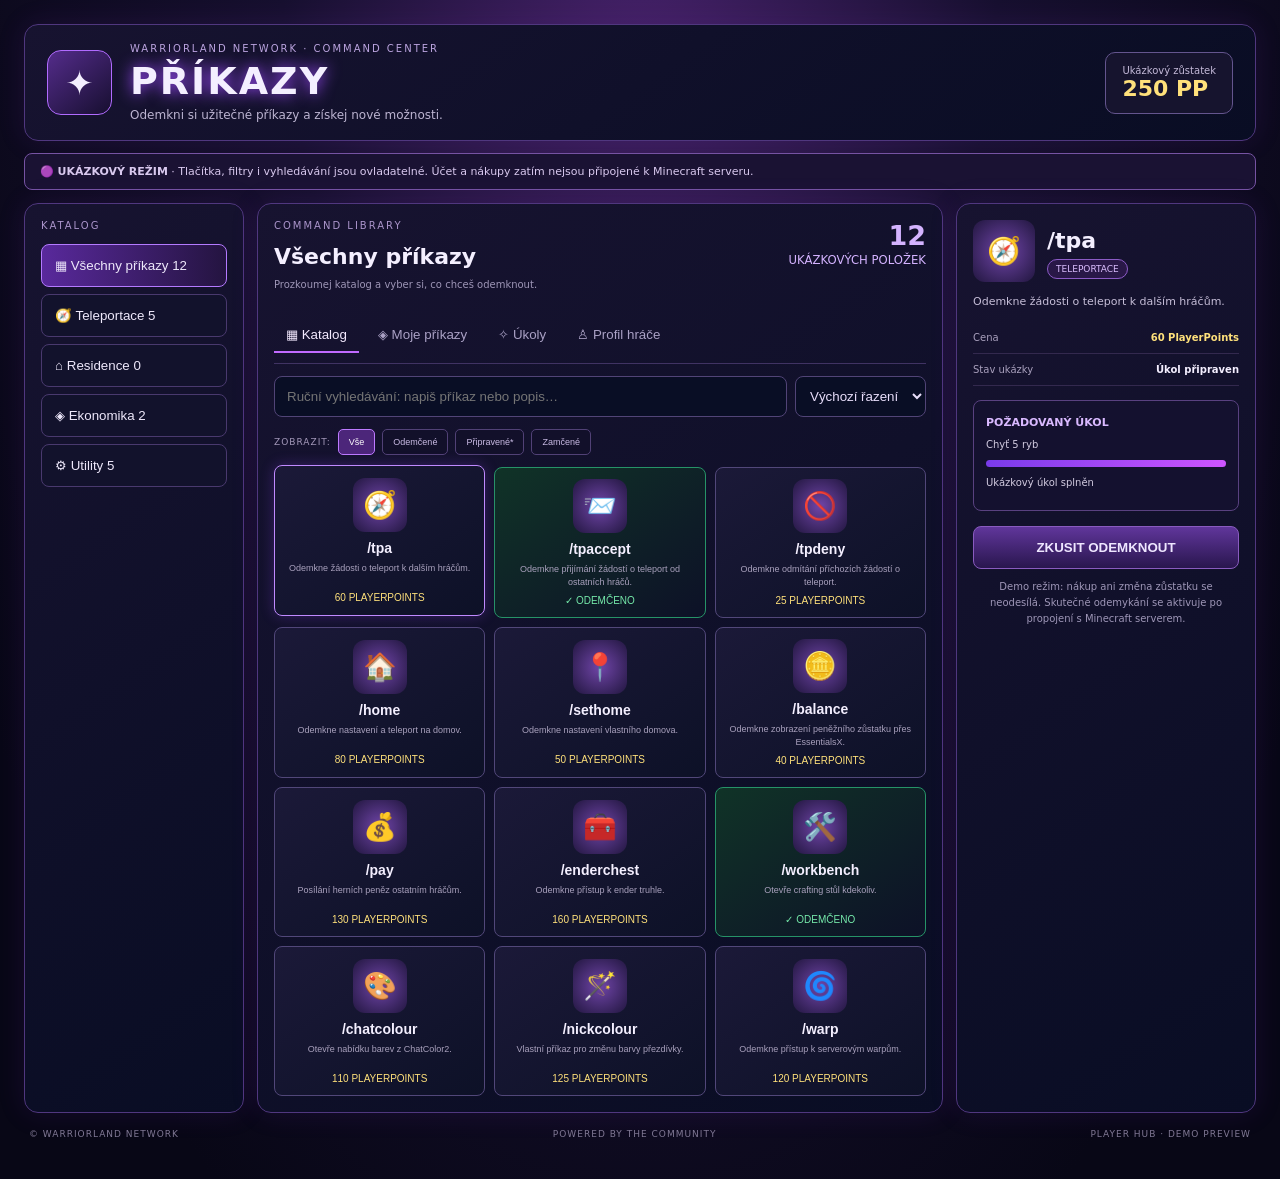
<file: docs/index.html>
<!doctype html>
<html lang="cs"><head><meta charset="utf-8"><meta name="viewport" content="width=device-width,initial-scale=1"><meta name="theme-color" content="#090817"><meta name="description" content="WarriorLand Player Hub – interaktivní ukázka katalogu příkazů."><title>WarriorLand · Player Hub</title>
<style>
*{box-sizing:border-box}body{margin:0;background:radial-gradient(ellipse at 50% -10%,#49236d,#17102f 40%,#080716 85%);color:#f4efff;font:14px Inter,system-ui,sans-serif}.wrap{max-width:1500px;margin:auto;padding:24px}.panel{background:linear-gradient(145deg,#171330,#090d24);border:1px solid #50377f;border-radius:14px;box-shadow:0 0 28px #792dc522}.top{display:flex;align-items:center;gap:18px;padding:18px 22px}.logo{width:65px;height:65px;border:1px solid #b16bff;border-radius:14px;background:linear-gradient(140deg,#542c8b,#170f30);display:grid;place-items:center;font-size:34px}.eyebrow{font-size:10px;letter-spacing:2px;color:#bba4df}.top h1{margin:5px 0;font-size:38px;letter-spacing:2px;text-shadow:0 0 16px #a04cff}.top p{margin:0;color:#bcb4d1;font-size:12px}.spacer{flex:1}.wallet{padding:12px 16px;border:1px solid #64558e;border-radius:10px;background:#16142e;color:#ffe17b}.wallet small{display:block;color:#c4bad9;font-size:10px}.wallet b{font-size:22px}.notice{margin:12px 0;padding:11px 15px;background:#1a1233;border:1px solid #7653a3;border-radius:8px;font-size:11px;color:#d9c9ef}.layout{display:grid;grid-template-columns:220px minmax(0,1fr) 300px;gap:13px;margin-top:13px;align-items:stretch}.side,.main,.detail{padding:16px}.kicker{font-size:10px;letter-spacing:2px;color:#ab95cb;margin-bottom:13px}.cat{display:block;width:100%;text-align:left;padding:13px;margin:7px 0;border-radius:8px;border:1px solid #49396e;background:#12122c;color:#eee8fb;cursor:pointer}.cat:hover,.cat.active{background:linear-gradient(90deg,#59299c,#241440);border-color:#b47aff}.heading{display:flex;justify-content:space-between;align-items:start}.heading h2{margin:0;font-size:22px}.muted{color:#9e96b7;font-size:10px}.count{text-align:right;color:#d4b3ff}.count b{display:block;font-size:27px}.tabs{display:flex;gap:7px;margin:18px 0 12px;border-bottom:1px solid #403363;padding-bottom:10px;overflow:auto}.tab{background:transparent;border:0;border-bottom:2px solid transparent;color:#aaa1c5;padding:9px 12px;white-space:nowrap;cursor:pointer}.tab:hover,.tab.active{color:#f4eaff;border-color:#c16aff}.tools{display:flex;gap:8px}.search{flex:1;min-width:0;padding:12px;background:#090e25;border:1px solid #514477;border-radius:8px;color:white;margin-bottom:12px;outline:none}.search:focus,.sort:focus{border-color:#c17aff;box-shadow:0 0 0 2px #a34bff33}.sort{background:#090e25;border:1px solid #514477;border-radius:8px;color:#e9defb;padding:0 10px;margin-bottom:12px}.filters{display:flex;gap:7px;margin-bottom:12px;flex-wrap:wrap;align-items:center}.filters small{color:#a59abb;font-size:9px;letter-spacing:1px}.filter{border:1px solid #514176;border-radius:5px;padding:7px 10px;font-size:9px;color:#cabbe5;background:#12102a;cursor:pointer}.filter:hover,.filter.active{background:#4c267a;border-color:#bd7aff;color:#fff}.cards{display:grid;grid-template-columns:repeat(3,minmax(0,1fr));gap:9px}.card{width:100%;min-width:0;min-height:150px;border:1px solid #514779;border-radius:8px;background:linear-gradient(145deg,#1b1938,#0d1127);padding:11px;text-align:center;color:inherit;cursor:pointer;transition:.15s}.card:hover,.card.selected{border-color:#c08aff;box-shadow:0 0 14px #9a48ff44;transform:translateY(-2px)}.ico{width:54px;height:54px;margin:0 auto 8px;border-radius:12px;background:radial-gradient(circle,#7045a8,#21163f);display:grid;place-items:center;font-size:27px}.card b{font-size:14px}.card p{font-size:9px;line-height:1.45;color:#a9a1bd;min-height:24px;margin:6px 0}.price{font-size:10px;color:#ffe17b}.owned{border-color:#269367;background:linear-gradient(145deg,#103327,#0d1127)}.owned .price{color:#75e9aa}.empty{grid-column:1/-1;padding:26px;border:1px dashed #58477f;border-radius:9px;text-align:center;color:#aaa1c5;font-size:12px}.detail-head{display:flex;gap:12px;align-items:center}.detail-head .ico{margin:0;width:62px;height:62px;flex:none}.detail h3{margin:0 0 6px;font-size:22px}.pill{font-size:9px;color:#dcbfff;background:#291847;border:1px solid #8b5bc5;border-radius:20px;padding:4px 8px}.desc{font-size:11px;line-height:1.6;color:#c6bed8}.line{display:flex;justify-content:space-between;gap:12px;border-bottom:1px solid #33294e;padding:10px 0;font-size:10px}.line span{color:#a9a0bd}.line b{text-align:right}.task{margin-top:14px;padding:12px;background:#14112f;border:1px solid #594180;border-radius:8px}.task b{font-size:11px;color:#d9b9ff}.task p{font-size:10px;color:#d2cbe0}.bar{height:7px;background:#30264d;border-radius:9px;overflow:hidden}.bar i{display:block;width:65%;height:100%;background:linear-gradient(90deg,#793bea,#ce55ff)}.button{margin-top:15px;width:100%;padding:13px;border:1px solid #895bbf;border-radius:8px;background:linear-gradient(#60369b,#29164e);color:#eee6ff;font-weight:700;cursor:pointer}.button:hover{filter:brightness(1.18)}.button:focus-visible,.tab:focus-visible,.cat:focus-visible,.filter:focus-visible,.card:focus-visible{outline:2px solid #e0b5ff;outline-offset:2px}.hint{text-align:center;line-height:1.6}.foot{display:flex;justify-content:space-between;padding:16px 5px;color:#817995;font-size:9px;letter-spacing:1px}#toast{position:fixed;left:50%;bottom:22px;transform:translate(-50%,20px);opacity:0;pointer-events:none;max-width:calc(100% - 24px);padding:12px 16px;border:1px solid #9367bd;border-radius:9px;background:#19112c;color:#f3eaff;box-shadow:0 8px 30px #0009;transition:.2s;z-index:10;text-align:center}#toast.show{opacity:1;transform:translate(-50%,0)}.section-note{grid-column:1/-1;border:1px solid #514176;background:#14112d;padding:16px;border-radius:9px;color:#c9c0dc;font-size:11px;line-height:1.7}.section-note h3{margin:0 0 9px;color:#e2c4ff;font-size:14px}
@media(max-width:1050px){.layout{grid-template-columns:180px minmax(0,1fr)}.detail{grid-column:1/-1}}@media(max-width:700px){.wrap{padding:10px}.top{padding:12px;gap:10px}.logo{width:47px;height:47px}.top h1{font-size:25px}.top p{font-size:9px}.wallet{padding:8px}.layout{display:flex;flex-direction:column}.side{display:flex;flex-wrap:wrap;gap:5px;padding:10px}.side .kicker{width:100%;margin:0 0 3px}.cat{width:auto;margin:0;padding:8px;font-size:10px}.cat span{display:none}.cards{grid-template-columns:repeat(2,minmax(0,1fr))}.tabs{overflow:auto;white-space:nowrap}.tools{flex-direction:column;gap:0}.sort{padding:10px}.foot{font-size:7px;gap:8px}.detail{min-height:300px}}
</style></head><body><div class="wrap">
<header class="top panel"><div class="logo">✦</div><div><div class="eyebrow">WARRIORLAND NETWORK · COMMAND CENTER</div><h1>PŘÍKAZY</h1><p>Odemkni si užitečné příkazy a získej nové možnosti.</p></div><div class="spacer"></div><div class="wallet"><small>Ukázkový zůstatek</small><b>250 PP</b></div></header>
<div class="notice">🟣 <b>UKÁZKOVÝ REŽIM</b> · Tlačítka, filtry i vyhledávání jsou ovladatelné. Účet a nákupy zatím nejsou připojené k Minecraft serveru.</div>
<section class="layout"><aside class="side panel"><div class="kicker">KATALOG</div>
<button class="cat active" data-cat="all">▦ Všechny příkazy <span>12</span></button><button class="cat" data-cat="teleport">🧭 Teleportace <span>5</span></button><button class="cat" data-cat="residence">⌂ Residence <span>0</span></button><button class="cat" data-cat="economy">◈ Ekonomika <span>2</span></button><button class="cat" data-cat="utility">⚙ Utility <span>5</span></button></aside>
<main class="main panel"><div class="heading"><div><div class="kicker">COMMAND LIBRARY</div><h2 id="viewTitle">Všechny příkazy</h2><p class="muted" id="viewSubtitle">Prozkoumej katalog a vyber si, co chceš odemknout.</p></div><div class="count"><b id="itemCount">12</b><small>UKÁZKOVÝCH POLOŽEK</small></div></div>
<nav class="tabs"><button class="tab active" data-view="catalog">▦ Katalog</button><button class="tab" data-view="mine">◈ Moje příkazy</button><button class="tab" data-view="tasks">✧ Úkoly</button><button class="tab" data-view="profile">♙ Profil hráče</button></nav>
<div id="catalogTools"><div class="tools"><input id="search" class="search" type="search" autocomplete="off" placeholder="Ruční vyhledávání: napiš příkaz nebo popis…"><select class="sort" id="sort" aria-label="Seřadit příkazy"><option value="default">Výchozí řazení</option><option value="asc">Cena: nejnižší</option><option value="desc">Cena: nejvyšší</option><option value="name">Název A–Z</option></select></div>
<div class="filters"><small>ZOBRAZIT:</small><button class="filter active" data-filter="all">Vše</button><button class="filter" data-filter="owned">Odemčené</button><button class="filter" data-filter="ready">Připravené*</button><button class="filter" data-filter="locked">Zamčené</button></div></div>
<div class="cards" id="cards" aria-live="polite"></div></main>
<aside class="detail panel" id="detail" aria-live="polite"></aside></section>
<footer class="foot"><span>© WARRIORLAND NETWORK</span><span>POWERED BY THE COMMUNITY</span><span>PLAYER HUB · DEMO PREVIEW</span></footer></div><div id="toast" role="status" aria-live="polite"></div>
<script>
const items=[
{id:"tpa",cmd:"tpa",name:"Teleport k hráčům",cat:"teleport",cost:60,desc:"Odemkne žádosti o teleport k dalším hráčům.",task:"Chyť 5 ryb",ico:"🧭",owned:false,ready:true},
{id:"tpaccept",cmd:"tpaccept",name:"Přijmout teleport",cat:"teleport",cost:35,desc:"Odemkne přijímání žádostí o teleport od ostatních hráčů.",task:"Vyrob 10 pochodní nebo chlebů",ico:"📨",owned:true,ready:false},
{id:"tpdeny",cmd:"tpdeny",name:"Odmítnout teleport",cat:"teleport",cost:25,desc:"Odemkne odmítání příchozích žádostí o teleport.",task:"Poraz 3 zombie nebo kostlivce",ico:"🚫",ready:false},
{id:"home",cmd:"home",name:"Domov",cat:"teleport",cost:80,desc:"Odemkne nastavení a teleport na domov.",task:"Vytěž 50 kamenných bloků",ico:"🏠",ready:false},
{id:"sethome",cmd:"sethome",name:"Nastavit domov",cat:"teleport",cost:50,desc:"Odemkne nastavení vlastního domova.",task:"Vytěž 25 kamenných bloků",ico:"📍",ready:false},
{id:"balance",cmd:"balance",name:"Zůstatek",cat:"economy",cost:40,desc:"Odemkne zobrazení peněžního zůstatku přes EssentialsX.",task:"Vytěž 30 bloků",ico:"🪙",ready:false},
{id:"pay",cmd:"pay",name:"Posílání peněz",cat:"economy",cost:130,desc:"Posílání herních peněz ostatním hráčům.",task:"Vyrob 16 chlebů nebo pochodní",ico:"💰",ready:false},
{id:"enderchest",cmd:"enderchest",name:"Ender truhla",cat:"utility",cost:160,desc:"Odemkne přístup k ender truhle.",task:"Poraz 15 creeperů, zombie nebo kostlivců",ico:"🧰",ready:false},
{id:"workbench",cmd:"workbench",name:"Přenosný pracovní stůl",cat:"utility",cost:85,desc:"Otevře crafting stůl kdekoliv.",task:"Vyrob 16 pochodní nebo chlebů",ico:"🛠️",owned:true,ready:false},
{id:"chatcolour",cmd:"chatcolour",name:"Barevný chat",cat:"utility",cost:110,desc:"Otevře nabídku barev z ChatColor2.",task:"Vyrob 12 pochodní",ico:"🎨",ready:false},
{id:"nickcolour",cmd:"nickcolour",name:"Barevná přezdívka",cat:"utility",cost:125,desc:"Vlastní příkaz pro změnu barvy přezdívky.",task:"Poraz 5 zombie nebo kostlivců",ico:"🪄",ready:false},
{id:"warp",cmd:"warp",name:"Warpy",cat:"utility",cost:120,desc:"Odemkne přístup k serverovým warpům.",task:"Navštiv 3 různá místa",ico:"🌀",ready:false}
];
const labels={teleport:"TELEPORTACE",residence:"RESIDENCE",economy:"EKONOMIKA",utility:"UTILITY"};
let category="all",filter="all",view="catalog",selected="tpa",toastTimer;
const $=s=>document.querySelector(s);
function notify(msg){const t=$("#toast");t.textContent=msg;t.classList.add("show");clearTimeout(toastTimer);toastTimer=setTimeout(()=>t.classList.remove("show"),3600)}
function shownItems(){let q=$("#search").value.trim().toLocaleLowerCase("cs");let a=items.filter(x=>(category==="all"||x.cat===category)&&(!q||[x.cmd,x.name,x.desc,x.task].join(" ").toLocaleLowerCase("cs").includes(q))&&(filter==="all"||(filter==="owned"&&x.owned)||(filter==="ready"&&!x.owned&&x.ready)||(filter==="locked"&&!x.owned&&!x.ready)));const sort=$("#sort").value;if(sort==="asc")a.sort((x,y)=>x.cost-y.cost);if(sort==="desc")a.sort((x,y)=>y.cost-x.cost);if(sort==="name")a.sort((x,y)=>x.name.localeCompare(y.name,"cs"));return a}
function renderDetail(){const x=items.find(i=>i.id===selected);if(!x){$("#detail").innerHTML='<p class="muted">Vyber příkaz z katalogu.</p>';return}$("#detail").innerHTML='<div class="detail-head"><div class="ico">'+x.ico+'</div><div><h3>/'+x.cmd+'</h3><span class="pill">'+labels[x.cat]+'</span></div></div><p class="desc">'+x.desc+'</p><div class="line"><span>Cena</span><b style="color:#ffe17b">'+x.cost+' PlayerPoints</b></div><div class="line"><span>Stav ukázky</span><b>'+(x.owned?'Odemčeno':x.ready?'Úkol připraven':'Zamčeno')+'</b></div><div class="task"><b>POŽADOVANÝ ÚKOL</b><p>'+x.task+'</p><div class="bar"><i style="width:'+(x.ready?'100%':'35%')+'"></i></div><p>'+(x.ready?'Ukázkový úkol splněn':'Ukázkový průběh úkolu')+'</p></div><button class="button" id="unlockBtn">'+(x.owned?'✓ JIŽ ODEMČENO':'ZKUSIT ODEMKNOUT')+'</button><p class="muted hint">Demo režim: nákup ani změna zůstatku se neodesílá. Skutečné odemykání se aktivuje po propojení s Minecraft serverem.</p>';$("#unlockBtn").onclick=()=>notify(x.owned?'Tento příkaz je v ukázkovém profilu už odemčený.':'Ukázka: odemykání zatím není připojeno k serveru.');}
function render(){const a=shownItems();if(!a.some(x=>x.id===selected))selected=a[0]?.id||null;$("#itemCount").textContent=a.length;$("#cards").innerHTML=a.map(x=>'<button type="button" class="card '+(x.owned?'owned ':'')+(x.id===selected?'selected':'')+'" data-id="'+x.id+'" aria-pressed="'+(x.id===selected)+'"><div class="ico">'+x.ico+'</div><b>/'+x.cmd+'</b><p>'+x.desc+'</p><div class="price">'+(x.owned?'✓ ODEMČENO':x.cost+' PLAYERPOINTS')+'</div></button>').join("")||'<div class="empty">Nic jsme nenašli. Zkus jiné slovo nebo uprav filtry.</div>';document.querySelectorAll(".card[data-id]").forEach(c=>c.addEventListener("click",()=>{selected=c.dataset.id;render()}));renderDetail()}
function selectView(next){view=next;document.querySelectorAll("[data-view]").forEach(b=>b.classList.toggle("active",b.dataset.view===next));$("#catalogTools").hidden=next!=="catalog"&&next!=="mine";$("#viewTitle").textContent=({catalog:"Všechny příkazy",mine:"Moje příkazy",tasks:"Úkoly",profile:"Profil hráče"})[next];$("#viewSubtitle").textContent=({catalog:"Prozkoumej katalog a vyber si, co chceš odemknout.",mine:"Příkazy, které jsou v ukázkovém profilu odemčené.",tasks:"Přehled ukázkových úkolů pro jednotlivé příkazy.",profile:"Ukázkový přehled hráčského účtu."})[next];if(next==="tasks"){$("#itemCount").textContent=items.length;$("#cards").innerHTML=items.map(x=>'<div class="section-note"><h3>/'+x.cmd+'</h3>Úkol: '+x.task+'<br><span class="muted">'+(x.ready?'Ukázkově splněno':'Ukázkově rozpracováno')+'</span></div>').join("");$("#detail").innerHTML='<h3>Úkoly</h3><p class="desc">Tato část ukazuje návrh úkolů. Skutečný postup bude načítán ze serveru až po připojení API.</p>';return}if(next==="profile"){$("#itemCount").textContent="DEMO";$("#cards").innerHTML='<div class="section-note"><h3>♙ Ukázkový profil hráče</h3><div class="line"><span>Hráč</span><b>WarriorLand hráč</b></div><div class="line"><span>PlayerPoints</span><b>250 PP (demo)</b></div><div class="line"><span>Odemčené příkazy</span><b>'+items.filter(x=>x.owned).length+'</b></div><div class="line"><span>Odehraný čas</span><b>137 h 14 min (demo)</b></div><div class="line"><span>Vytěžené bloky</span><b>13 892 (demo)</b></div></div>';$("#detail").innerHTML='<h3>Propojení účtu</h3><p class="desc">Ve hře bude možné získat jednorázový párovací kód příkazem <b>/web register</b>. Živé propojení zatím není aktivní.</p>';return}if(next==="mine"){filter="owned";document.querySelectorAll("[data-filter]").forEach(b=>b.classList.toggle("active",b.dataset.filter==="owned"))}else{filter="all";document.querySelectorAll("[data-filter]").forEach(b=>b.classList.toggle("active",b.dataset.filter==="all"))}render()}
document.querySelectorAll("[data-cat]").forEach(b=>b.addEventListener("click",()=>{category=b.dataset.cat;document.querySelectorAll("[data-cat]").forEach(x=>x.classList.toggle("active",x===b));if(view!=="catalog"&&view!=="mine")selectView("catalog");render()}));
document.querySelectorAll("[data-filter]").forEach(b=>b.addEventListener("click",()=>{filter=b.dataset.filter;document.querySelectorAll("[data-filter]").forEach(x=>x.classList.toggle("active",x===b));render()}));
document.querySelectorAll("[data-view]").forEach(b=>b.addEventListener("click",()=>selectView(b.dataset.view)));
$("#search").addEventListener("input",()=>{if(view==="tasks"||view==="profile")selectView("catalog");render()});
$("#sort").addEventListener("change",render);
render();
</script></body></html>
</file>
